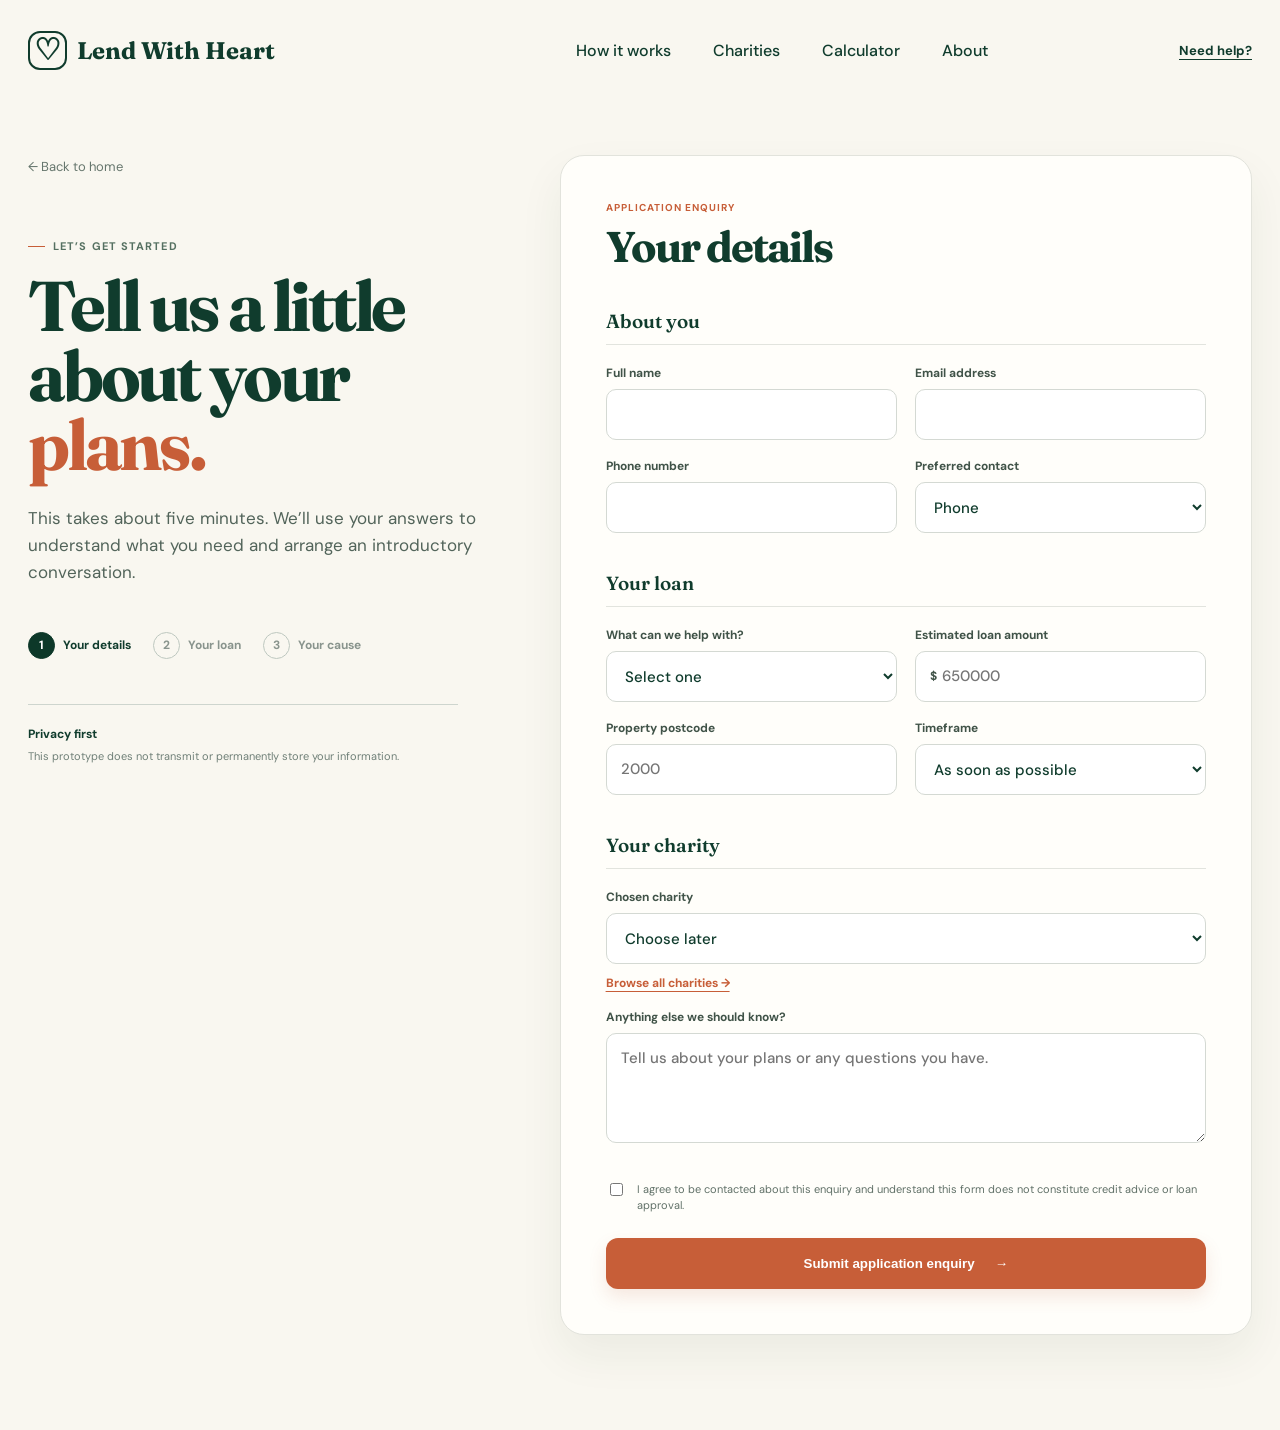
<file: application.html>
<!doctype html>
<html lang="en">
  <head>
    <meta charset="UTF-8" />
    <meta name="viewport" content="width=device-width, initial-scale=1.0" />
    <meta name="description" content="Start your Lend With Heart mortgage broking application." />
    <title>Start your application — Lend With Heart</title>
    <link rel="preconnect" href="https://fonts.googleapis.com" />
    <link rel="preconnect" href="https://fonts.gstatic.com" crossorigin />
    <link href="https://fonts.googleapis.com/css2?family=DM+Sans:wght@400;500;600;700&family=Fraunces:opsz,wght@9..144,600;9..144,700&display=swap" rel="stylesheet" />
    <link rel="stylesheet" href="styles.css" />
  </head>
  <body class="application-page">
    <header class="site-header">
      <a class="brand" href="index.html" aria-label="Lend With Heart home"><span class="brand-mark">♡</span><span>Lend With Heart</span></a>
      <nav aria-label="Main navigation"><a href="index.html#how-it-works">How it works</a><a href="charities.html">Charities</a><a href="index.html#calculator">Calculator</a><a href="index.html#about">About</a></nav>
      <a class="application-help" href="mailto:hello@lendwithheart.com.au">Need help?</a>
    </header>

    <main class="application-layout">
      <aside class="application-intro">
        <a class="back-link" href="index.html">← Back to home</a>
        <p class="eyebrow"><span></span> Let’s get started</p>
        <h1>Tell us a little<br />about your <em>plans.</em></h1>
        <p>This takes about five minutes. We’ll use your answers to understand what you need and arrange an introductory conversation.</p>
        <ol class="application-steps"><li class="active"><span>1</span>Your details</li><li><span>2</span>Your loan</li><li><span>3</span>Your cause</li></ol>
        <div class="privacy-note"><strong>Privacy first</strong><p>This prototype does not transmit or permanently store your information.</p></div>
      </aside>

      <section class="application-card" aria-labelledby="form-title">
        <div id="formView">
          <p class="form-kicker">Application enquiry</p>
          <h2 id="form-title">Your details</h2>
          <form id="applicationForm">
            <fieldset><legend>About you</legend><div class="form-grid"><label>Full name<input name="fullName" autocomplete="name" required /></label><label>Email address<input type="email" name="email" autocomplete="email" required /></label><label>Phone number<input type="tel" name="phone" autocomplete="tel" required /></label><label>Preferred contact<select name="contact"><option>Phone</option><option>Email</option><option>Either is fine</option></select></label></div></fieldset>
            <fieldset><legend>Your loan</legend><div class="form-grid"><label>What can we help with?<select name="loanGoal" required><option value="">Select one</option><option>Buy my first home</option><option>Buy my next home</option><option>Refinance my loan</option><option>Buy an investment property</option></select></label><label>Estimated loan amount<div class="form-money"><span>$</span><input id="applicationLoanAmount" name="loanAmount" type="number" min="50000" step="10000" placeholder="650000" required /></div></label><label>Property postcode<input name="postcode" inputmode="numeric" pattern="[0-9]{4}" maxlength="4" placeholder="2000" /></label><label>Timeframe<select name="timeframe"><option>As soon as possible</option><option>Within 3 months</option><option>3–6 months</option><option>Just exploring</option></select></label></div></fieldset>
            <fieldset><legend>Your charity</legend><div class="form-grid full"><label>Chosen charity<select id="applicationCharity" name="charity"><option value="">Choose later</option><option>Lifeline Australia</option><option>Beyond Blue</option><option>Black Dog Institute</option><option>Kids Helpline</option><option>The Smith Family</option><option>Indigenous Literacy Foundation</option><option>Cancer Council Australia</option><option>McGrath Foundation</option><option>Heart Foundation</option><option>Dementia Australia</option><option>The Fred Hollows Foundation</option><option>Royal Flying Doctor Service</option><option>Australian Red Cross</option><option>Foodbank Australia</option><option>OzHarvest</option><option>Orange Sky Australia</option><option>Mission Australia</option><option>The Salvation Army Australia</option><option>St Vincent de Paul Society</option><option>World Vision Australia</option><option>UNICEF Australia</option><option>RSPCA Australia</option><option>WIRES</option><option>Greening Australia</option><option>Guide Dogs Australia</option><option>Surf Life Saving Australia</option><option>Variety Australia</option><option>Canteen Australia</option><option>Make-A-Wish Australia</option><option>Movember</option></select></label><a class="browse-charities" href="charities.html">Browse all charities →</a><label>Anything else we should know?<textarea name="notes" rows="4" placeholder="Tell us about your plans or any questions you have."></textarea></label></div></fieldset>
            <label class="consent"><input type="checkbox" required /><span>I agree to be contacted about this enquiry and understand this form does not constitute credit advice or loan approval.</span></label>
            <button class="button form-submit" type="submit">Submit application enquiry <b>→</b></button>
          </form>
        </div>
        <div class="form-success" id="formSuccess" hidden><span>✓</span><p class="form-kicker">Enquiry prepared</p><h2>Thanks, <span id="successName">there</span>.</h2><p>Your application details passed validation. This is currently a website prototype, so nothing was sent. Connect the form to your CRM or email service before launch.</p><a class="button" href="index.html">Return home</a></div>
      </section>
    </main>
    <script src="application.js"></script>
  </body>
</html>
</file>
<file: styles.css>
:root{--ink:#103c2d;--forest:#0d3829;--sage:#acc6aa;--cream:#f9f7f0;--paper:#fffefa;--clay:#c75e38;--line:#dedfd7;--muted:#5a695f}*{box-sizing:border-box}html{scroll-behavior:smooth}body{margin:0;background:var(--cream);color:var(--ink);font-family:"DM Sans",sans-serif;font-size:16px}.site-header{height:100px;display:flex;align-items:center;max-width:1320px;padding:0 28px;margin:auto;justify-content:space-between}.brand{font-family:Fraunces,serif;color:var(--ink);font-size:24px;font-weight:700;display:flex;align-items:center;gap:10px;text-decoration:none}.brand-mark{width:39px;height:39px;border:2px solid var(--ink);border-radius:12px;display:grid;place-items:center;font-family:Arial;font-size:30px;line-height:1}.site-header nav{display:flex;gap:42px;margin-left:110px}.site-header nav a{color:var(--ink);text-decoration:none;font-weight:500}.button{border:0;border-radius:12px;background:var(--clay);display:inline-flex;align-items:center;justify-content:center;gap:20px;color:white;text-decoration:none;padding:18px 23px;font-weight:700;box-shadow:0 8px 18px #b5523422;transition:.2s transform,.2s background}.button:hover{transform:translateY(-2px);background:#ac4e2c}.button-small{background:var(--forest);padding:14px 24px;box-shadow:none}.button-small:hover{background:#185442}.hero{display:grid;grid-template-columns:minmax(0,1fr) minmax(420px,.86fr);max-width:1320px;margin:0 auto;padding:52px 28px 82px;gap:80px;align-items:center}.eyebrow{text-transform:uppercase;letter-spacing:.1em;font-size:11px;font-weight:700;color:#557061;margin:0 0 18px;display:flex;align-items:center;gap:8px}.eyebrow span{display:inline-block;width:17px;height:1px;background:var(--clay)}h1,h2,h3,p{margin-top:0}h1,h2{font-family:Fraunces,serif;letter-spacing:-.045em;line-height:.99}h1{font-size:clamp(52px,6vw,84px);max-width:670px;margin-bottom:27px}h1 em{font-style:normal;color:var(--clay)}.intro{font-size:20px;line-height:1.55;max-width:585px;color:#3e5147}.hero-actions{display:flex;align-items:center;gap:35px;margin-top:36px}.text-link{color:var(--ink);font-weight:700;text-underline-offset:5px}.text-link span{color:var(--clay);display:inline-block;margin-left:4px}.trust-row{display:flex;gap:13px;align-items:center;margin-top:48px;color:var(--muted);font-size:13px;line-height:1.45}.trust-row strong{color:var(--ink)}.avatars{display:flex}.avatars span{width:31px;height:31px;border-radius:50%;display:grid;place-items:center;background:#e0b78f;color:#75452f;font-size:11px;font-weight:bold;border:2px solid var(--cream);margin-left:-8px}.avatars span:first-child{margin:0;background:#c9d8d2;color:#294d43}.avatars span:last-child{background:#dbc0b7}.hero-visual{height:475px;position:relative;overflow:hidden;border-radius:30px;background:#d7e3d0;isolation:isolate}.sun{width:196px;height:196px;border-radius:50%;background:#f0b755;position:absolute;right:82px;top:55px;opacity:.9}.arch{position:absolute;border-radius:500px 500px 0 0;bottom:0}.arch-one{height:378px;width:310px;background:#9fbc9e;left:-68px}.arch-two{height:300px;width:395px;background:#bfd4b6;right:-95px}.house{position:absolute;bottom:0;left:50%;transform:translateX(-50%);z-index:1;width:280px}.roof{width:0;height:0;border-left:165px solid transparent;border-right:165px solid transparent;border-bottom:150px solid #285d47;margin-left:-24px}.home-body{height:194px;background:#f4eee0;border-radius:7px 7px 0 0;position:relative}.window{width:67px;height:73px;border:8px solid #28604b;background:#a7c8c9;position:absolute;left:42px;top:44px}.door{width:61px;height:116px;background:#b96748;position:absolute;right:42px;bottom:0;border-radius:5px 5px 0 0}.plant{position:absolute;width:74px;height:43px;right:-19px;bottom:0;background:#57845b;border-radius:100% 0 100% 0;transform:rotate(28deg)}.floating-card{position:absolute;background:#fffefa;border-radius:15px;padding:13px 17px;display:flex;align-items:center;gap:10px;box-shadow:0 15px 30px #2443341c;z-index:3}.floating-card small,.floating-card strong{display:block}.floating-card small{font-size:11px;color:#607268}.floating-card strong{font-size:13px;margin-top:3px}.heart-card{top:50px;left:25px}.heart-card>span{width:34px;height:34px;border-radius:50%;display:grid;place-items:center;background:#e3edcf;color:#305d3d;font-size:26px}.impact-mini{right:24px;bottom:35px}.mini-icon{background:var(--clay);color:#fff;width:32px;height:32px;border-radius:9px;display:grid;place-items:center}.calculator-section{background:var(--forest);padding:88px max(28px,calc((100vw - 1264px)/2));color:white}.section-heading.compact{display:flex;justify-content:space-between;align-items:end;margin-bottom:28px}.section-heading .eyebrow{color:#8ab299}.section-heading .eyebrow span{background:#f2a480}h2{font-size:clamp(39px,4.5vw,60px);margin-bottom:0}.calculator-card{background:var(--paper);border-radius:22px;padding:24px;display:grid;grid-template-columns:1.15fr .85fr;gap:24px;color:var(--ink)}.calculator-fields{display:grid;grid-template-columns:1.3fr 1.2fr .7fr;gap:16px;align-items:center;padding:8px}.calculator-fields label{font-size:13px;font-weight:700}.field{height:57px;border:1px solid #d8d9d1;border-radius:9px;display:flex;align-items:center;margin-top:9px;background:white}.field input,.field select{font:600 17px "DM Sans",sans-serif;color:var(--ink);background:transparent;border:0;outline:0;width:100%;min-width:0}.field.prefix span,.field.suffix span{padding:0 0 0 16px;font-size:17px;font-weight:600}.field.suffix span{padding:0 16px 0 0}.field.prefix input{padding-left:5px}.field.select-wrap{padding:0 14px}.field select{appearance:auto}.impact-panel{border-radius:16px;padding:24px 26px;background:#e4ecdf;display:flex;align-items:center;gap:18px}.impact-icon{width:66px;height:66px;flex:0 0 auto;display:grid;place-items:center;border-radius:50%;background:var(--forest);color:#fff;font-size:43px}.impact-panel p{font-weight:600;margin:0 0 2px}.impact-panel strong{font:700 36px/1 Fraunces,serif;letter-spacing:-.04em}.impact-panel span{font:600 17px Fraunces,serif;margin-left:4px}.impact-panel small{display:block;color:#506157;margin-top:8px;font-size:11px}.calculator-note{color:#c1d4c4;margin:15px 0 0;font-size:12px}.calculator-note a{color:#fff}.charities-section,.steps{max-width:1320px;margin:auto;padding:122px 28px}.section-heading.split{display:flex;align-items:end;justify-content:space-between;margin-bottom:43px}.section-heading.split>p{width:365px;line-height:1.55;color:#5b6c61;margin:0 0 5px}.charity-grid{display:grid;grid-template-columns:repeat(5,1fr);gap:16px}.charity-card{border:1px solid #e4e3dc;border-radius:17px;background:#fffefa;padding:23px 18px 19px;text-align:left;min-height:246px;cursor:pointer;color:var(--ink);transition:transform .25s,box-shadow .25s,border .25s;position:relative}.charity-card:hover,.charity-card.selected{transform:translateY(-9px);border-color:#d6a280;box-shadow:0 18px 26px #1b36211a}.charity-icon{width:62px;height:62px;border-radius:50%;display:grid;place-items:center;font-size:33px;background:var(--tile,#dce8c4);margin-bottom:30px}.charity-card:nth-child(1){--tile:#dce8c4}.charity-card:nth-child(2){--tile:#d7eaf2}.charity-card:nth-child(3){--tile:#f6dbd2}.charity-card:nth-child(4){--tile:#fae3c2}.charity-card:nth-child(5){--tile:#e1eac9}.charity-card strong{font:600 17px Fraunces,serif;display:block}.charity-card small{display:block;color:#66766c;margin-top:6px;font-size:12px}.choose{position:absolute;left:18px;bottom:19px;color:var(--clay);font-size:12px;font-weight:700;opacity:0;transition:.2s}.charity-card:hover .choose,.charity-card.selected .choose{opacity:1}.charity-card.selected .choose{color:#477256}.choose b{font-size:15px;margin-left:5px}.all-charities{display:flex;align-items:center;gap:13px;margin:46px auto 0;justify-content:center}.all-charities>span{font-size:27px;color:var(--clay)}.all-charities p{font-size:13px;color:#66766c;margin:0 18px 0 0;line-height:1.35}.all-charities p strong{color:var(--ink)}.steps{padding-top:0}.step-grid{display:grid;grid-template-columns:repeat(3,1fr);gap:24px;margin-top:52px}.step-grid article{border-top:1px solid #bccabe;padding:22px 20px 0 0}.step-grid article span{font:700 18px Fraunces,serif;color:var(--clay)}.step-grid h3{font:600 25px Fraunces,serif;margin:36px 0 11px}.step-grid p{color:#607067;line-height:1.55;max-width:290px}.cta{max-width:1264px;margin:0 auto 60px;border-radius:26px;background:#dd734b;color:#fff;padding:62px 67px;display:flex;justify-content:space-between;align-items:center}.cta .eyebrow{color:#ffe0cc}.cta .eyebrow span{background:#fff}.cta h2{font-size:47px}.button-light{background:#fff;color:var(--forest);box-shadow:none}.button-light:hover{background:#fff7ee}footer{max-width:1264px;margin:0 auto;padding:25px 0 42px;border-top:1px solid #d9ddd4;display:grid;grid-template-columns:1fr 1fr;gap:18px;align-items:center}footer .brand{font-size:19px}footer .brand-mark{width:31px;height:31px;font-size:24px;border-radius:9px}footer p{margin:0;color:#69766e;text-align:right}footer small{grid-column:1/-1;color:#879289;font-size:11px}@media(max-width:850px){.site-header{height:76px}.site-header nav{display:none}.hero{grid-template-columns:1fr;gap:42px;padding-top:40px}.hero-visual{height:400px}.calculator-card{grid-template-columns:1fr}.calculator-fields{grid-template-columns:1fr}.section-heading.split{display:block}.section-heading.split>p{width:auto;margin-top:22px}.charity-grid{grid-template-columns:repeat(2,1fr)}.charity-card{min-height:210px}.charity-card:last-child{grid-column:span 2}.step-grid{grid-template-columns:1fr}.cta{margin:0 20px 40px;padding:42px 30px;display:block}.cta .button{margin-top:30px}footer{margin:0 20px}.impact-panel strong{font-size:30px}}@media(max-width:480px){.brand{font-size:19px}.button-small{padding:11px 15px}.hero{padding-left:20px;padding-right:20px}h1{font-size:51px}.intro{font-size:17px}.hero-actions{gap:20px;flex-wrap:wrap}.hero-visual{height:330px}.calculator-section,.charities-section,.steps{padding-left:20px;padding-right:20px}.charity-grid{gap:10px}.charity-card{padding:16px 13px}.charity-icon{margin-bottom:20px}.all-charities{align-items:flex-start}.all-charities .text-link{display:none}.cta h2{font-size:39px}}
.charity-icon.logo-bg{padding:8px;background:#fff}.charity-icon.logo-bg img{display:block;width:100%;height:100%;object-fit:contain}
.commission-explainer{margin-top:92px;padding:44px;background:#e4ecdf;border-radius:24px}.commission-heading{display:grid;grid-template-columns:1fr 1.1fr;column-gap:74px;align-items:end}.commission-heading .eyebrow{grid-column:1/-1}.commission-heading h3{font:600 clamp(31px,3.4vw,46px)/1 Fraunces,serif;letter-spacing:-.04em;margin:0}.commission-heading>p:last-child{color:#53675b;line-height:1.6;max-width:480px;margin:0}.commission-cards{display:grid;grid-template-columns:repeat(2,1fr);gap:18px;margin-top:38px}.commission-card{background:var(--paper);border-radius:16px;padding:27px;min-height:255px}.commission-number{font:700 13px "DM Sans",sans-serif;color:var(--clay)}.commission-card h4{font:600 25px Fraunces,serif;margin:32px 0 10px;letter-spacing:-.025em}.commission-card p{color:#52655b;font-size:14px;line-height:1.55;margin:0}.commission-card small{display:block;border-top:1px solid #e0e2dc;margin-top:18px;padding-top:13px;color:#6b7b71;font-size:11px;line-height:1.45}.commission-note{margin:22px 0 0;color:#52655b;font-size:13px;line-height:1.55}.commission-note strong{color:var(--ink)}@media(max-width:850px){.commission-explainer{margin-top:60px}.commission-heading{grid-template-columns:1fr;gap:18px}.commission-cards{grid-template-columns:1fr}}@media(max-width:480px){.commission-explainer{margin-left:-4px;margin-right:-4px;padding:28px 20px}.commission-card{padding:22px;min-height:0}}
.site-header nav a.active{color:var(--clay)}.directory-page{background:#f9f7f0}.directory-hero{max-width:1320px;margin:0 auto;padding:78px 28px 90px;position:relative}.directory-hero .back-link{display:inline-block;color:#64746b;font-size:13px;text-decoration:none;margin-bottom:65px}.directory-hero h1{max-width:950px;margin-bottom:27px}.directory-hero>p:not(.eyebrow){max-width:650px;color:#53655b;font-size:19px;line-height:1.6}.directory-stat{position:absolute;right:55px;bottom:90px;width:160px;height:160px;background:#dce8c4;border-radius:50%;display:flex;align-items:center;justify-content:center;gap:8px;transform:rotate(-6deg)}.directory-stat strong{font:700 45px/1 Fraunces,serif;color:var(--clay)}.directory-stat span{font-size:11px;line-height:1.25;font-weight:700}.directory-content{background:var(--paper);padding:95px max(28px,calc((100vw - 1264px)/2)) 120px}.directory-toolbar{display:flex;align-items:end;justify-content:space-between;gap:35px}.directory-toolbar h2{max-width:700px}.charity-search{width:310px;height:54px;border:1px solid #ccd4cc;border-radius:12px;background:white;display:flex;align-items:center;padding:0 16px;gap:9px}.charity-search span{font-size:24px;color:#63736a}.charity-search input{border:0;outline:0;background:transparent;width:100%;font:500 15px "DM Sans",sans-serif;color:var(--ink)}.filter-row{display:flex;gap:9px;flex-wrap:wrap;margin-top:44px}.filter-chip{border:1px solid #cfd8d0;background:transparent;color:var(--ink);border-radius:999px;padding:10px 15px;font:600 12px "DM Sans",sans-serif;cursor:pointer;transition:.2s}.filter-chip:hover,.filter-chip.active{background:var(--forest);border-color:var(--forest);color:white}.result-count{color:#748178;font-size:12px;margin:26px 0 20px}.directory-grid{display:grid;grid-template-columns:repeat(3,1fr);gap:16px}.directory-card{border:1px solid #e1e3dc;border-radius:18px;padding:24px;background:#fff;min-height:330px;position:relative;transition:.22s transform,.22s box-shadow,.22s border-color}.directory-card:hover,.directory-card.selected{transform:translateY(-5px);box-shadow:0 18px 35px #18332516;border-color:#d29a78}.directory-card.selected{background:#fcf7ef}.directory-logo{width:68px;height:68px;border-radius:16px;background:#eef2e9;display:grid;place-items:center;overflow:hidden;margin-bottom:23px;position:relative}.directory-logo img{width:48px;height:48px;object-fit:contain;position:relative;z-index:1}.directory-logo span{position:absolute;font:700 27px Fraunces,serif;color:#66806c}.directory-logo img:not([src=""]){background:#eef2e9}.category-label{display:block;color:var(--clay);font-size:10px;text-transform:uppercase;letter-spacing:.09em;font-weight:700;margin-bottom:8px}.directory-card h3{font:600 23px/1.12 Fraunces,serif;margin:0 0 10px;letter-spacing:-.02em}.directory-card p{color:#627168;font-size:13px;line-height:1.5;max-width:290px}.select-charity{position:absolute;left:24px;bottom:22px;border:0;background:transparent;padding:0;color:var(--clay);font:700 12px "DM Sans",sans-serif;cursor:pointer}.directory-card.selected .select-charity{color:#467255}.charity-website{position:absolute;right:24px;bottom:22px;color:#78857d;font-size:11px;text-underline-offset:3px}.empty-state{text-align:center;padding:80px 20px}.empty-state span{font-size:48px;color:var(--clay)}.empty-state h3{font:600 27px Fraunces,serif;margin:15px 0 8px}.empty-state p{color:#718078}.directory-cta{max-width:1264px;margin:72px auto;background:var(--forest);border-radius:26px;color:#fff;padding:58px 64px;display:flex;align-items:center;justify-content:space-between;gap:40px}.directory-cta .eyebrow{color:#b9ceb9}.directory-cta h2{font-size:44px;max-width:650px}.directory-cta .button-light{flex:0 0 auto}@media(max-width:950px){.directory-stat{display:none}.directory-grid{grid-template-columns:repeat(2,1fr)}.directory-toolbar{align-items:stretch;flex-direction:column}.charity-search{width:100%}.directory-cta{margin:55px 20px;display:block}.directory-cta .button{margin-top:28px}}@media(max-width:590px){.directory-hero{padding:45px 20px 65px}.directory-hero .back-link{margin-bottom:45px}.directory-hero h1{font-size:48px}.directory-content{padding:70px 20px}.directory-grid{grid-template-columns:1fr}.directory-card{min-height:290px}.directory-cta{padding:42px 28px}.directory-cta h2{font-size:36px}}
.impact-copy{min-width:0;flex:1}.impact-beneficiary{white-space:normal}.impact-timing{display:flex;align-items:center;justify-content:space-between;gap:15px;border-top:1px solid #c8d4c5;margin-top:12px;padding-top:10px}.impact-timing span{font:500 10px "DM Sans",sans-serif;color:#62736a;margin:0}.impact-timing b{font-size:11px;color:var(--forest);text-align:right}.calculator-note strong{color:#fff}.application-page{min-height:100vh;background:var(--cream)}.application-help{color:var(--ink);font-weight:700;font-size:13px;text-underline-offset:4px}.application-layout{max-width:1320px;margin:0 auto;padding:55px 28px 95px;display:grid;grid-template-columns:.8fr 1.2fr;gap:70px;align-items:start}.application-intro{position:sticky;top:28px}.back-link{display:inline-block;color:#66766d;text-decoration:none;font-size:13px;margin-bottom:64px}.application-intro h1{font-size:clamp(50px,5.5vw,76px);margin-bottom:25px}.application-intro>p:not(.eyebrow){color:#52645a;line-height:1.6;font-size:17px;max-width:480px}.application-steps{list-style:none;padding:0;margin:45px 0;display:flex;gap:22px;flex-wrap:wrap}.application-steps li{display:flex;align-items:center;gap:8px;color:#89948d;font-size:12px;font-weight:700}.application-steps li span{width:27px;height:27px;border:1px solid #bdc7bf;border-radius:50%;display:grid;place-items:center}.application-steps li.active{color:var(--ink)}.application-steps li.active span{background:var(--forest);border-color:var(--forest);color:white}.privacy-note{border-top:1px solid #ced5ce;padding-top:17px;max-width:430px}.privacy-note strong{font-size:12px}.privacy-note p{font-size:11px;color:#708078;line-height:1.5;margin:5px 0}.application-card{background:var(--paper);border:1px solid #e2e3dc;border-radius:24px;padding:45px;box-shadow:0 20px 45px #1c392410}.form-kicker{text-transform:uppercase;letter-spacing:.1em;color:var(--clay);font-size:10px;font-weight:700;margin-bottom:12px}.application-card h2{font-size:43px;margin-bottom:40px}.application-card fieldset{border:0;padding:0;margin:0 0 38px}.application-card legend{width:100%;border-bottom:1px solid #e2e4de;padding:0 0 11px;margin-bottom:20px;font:600 19px Fraunces,serif;color:var(--ink)}.form-grid{display:grid;grid-template-columns:repeat(2,1fr);gap:18px}.form-grid.full{grid-template-columns:1fr}.form-grid label{font-size:12px;font-weight:700;color:#405348}.form-grid input,.form-grid select,.form-grid textarea{display:block;width:100%;border:1px solid #d4d9d3;border-radius:10px;background:#fff;margin-top:8px;padding:14px;font:500 15px "DM Sans",sans-serif;color:var(--ink);outline:0}.form-grid input,.form-grid select{height:51px}.form-grid input:focus,.form-grid select:focus,.form-grid textarea:focus{border-color:#7b9c84;box-shadow:0 0 0 3px #aac4ad2e}.form-money{display:flex;align-items:center;border:1px solid #d4d9d3;border-radius:10px;background:white;margin-top:8px;height:51px}.form-money:focus-within{border-color:#7b9c84;box-shadow:0 0 0 3px #aac4ad2e}.form-money span{padding-left:14px}.form-money input{border:0;box-shadow:none!important;margin:0;height:49px;padding-left:5px}.browse-charities{display:inline-block;color:var(--clay);font-size:12px;font-weight:700;margin-top:-7px;text-underline-offset:4px}.consent{display:flex;gap:11px;align-items:flex-start;font-size:11px;color:#617168;line-height:1.5;margin:4px 0 24px}.consent input{margin-top:2px}.form-submit{width:100%}.form-success{text-align:center;padding:90px 25px}.form-success>span{width:64px;height:64px;border-radius:50%;display:grid;place-items:center;background:#dce8c4;color:var(--forest);font-size:29px;margin:0 auto 24px}.form-success h2{margin-bottom:18px}.form-success p:not(.form-kicker){color:#607168;line-height:1.6;max-width:520px;margin:0 auto 30px}@media(max-width:900px){.application-layout{grid-template-columns:1fr}.application-intro{position:static}.application-intro .back-link{margin-bottom:42px}.application-intro h1 br{display:none}.application-steps{margin-bottom:10px}.privacy-note{display:none}}@media(max-width:580px){.application-layout{padding:30px 18px 70px}.application-card{padding:30px 20px}.form-grid{grid-template-columns:1fr}.application-card h2{font-size:36px}.impact-timing{align-items:flex-start;flex-direction:column;gap:4px}.impact-timing b{text-align:left}}
.charity-media{display:grid;grid-template-columns:62px minmax(0,1fr);gap:9px;margin-bottom:23px}.charity-media .charity-icon{margin:0}.charity-photo{display:block;height:62px;border-radius:12px;overflow:hidden;background:#e5e9e2}.charity-photo img{display:block;width:100%;height:100%;object-fit:cover;transition:transform .35s ease}.charity-card:hover .charity-photo img{transform:scale(1.08)}
.impact-estimates{display:grid;grid-template-columns:1fr 1fr;gap:14px;margin-top:14px}.impact-estimate{border-radius:10px;background:#f4f7f0;padding:11px 12px}.impact-estimate.trail{background:#d8e7d7}.impact-estimate small{display:block;color:#5c6e63;font-size:10px;margin:0 0 4px}.impact-estimate strong{display:block;font:700 27px/1 Fraunces,serif;letter-spacing:-.04em}.impact-estimate b{display:block;color:#5f7066;font-size:10px;font-weight:600;margin-top:5px}.impact-panel .impact-beneficiary{display:block;font:600 14px Fraunces,serif;margin:3px 0 0}@media(max-width:580px){.impact-estimates{grid-template-columns:1fr}.impact-estimate strong{font-size:25px}}
</file>
